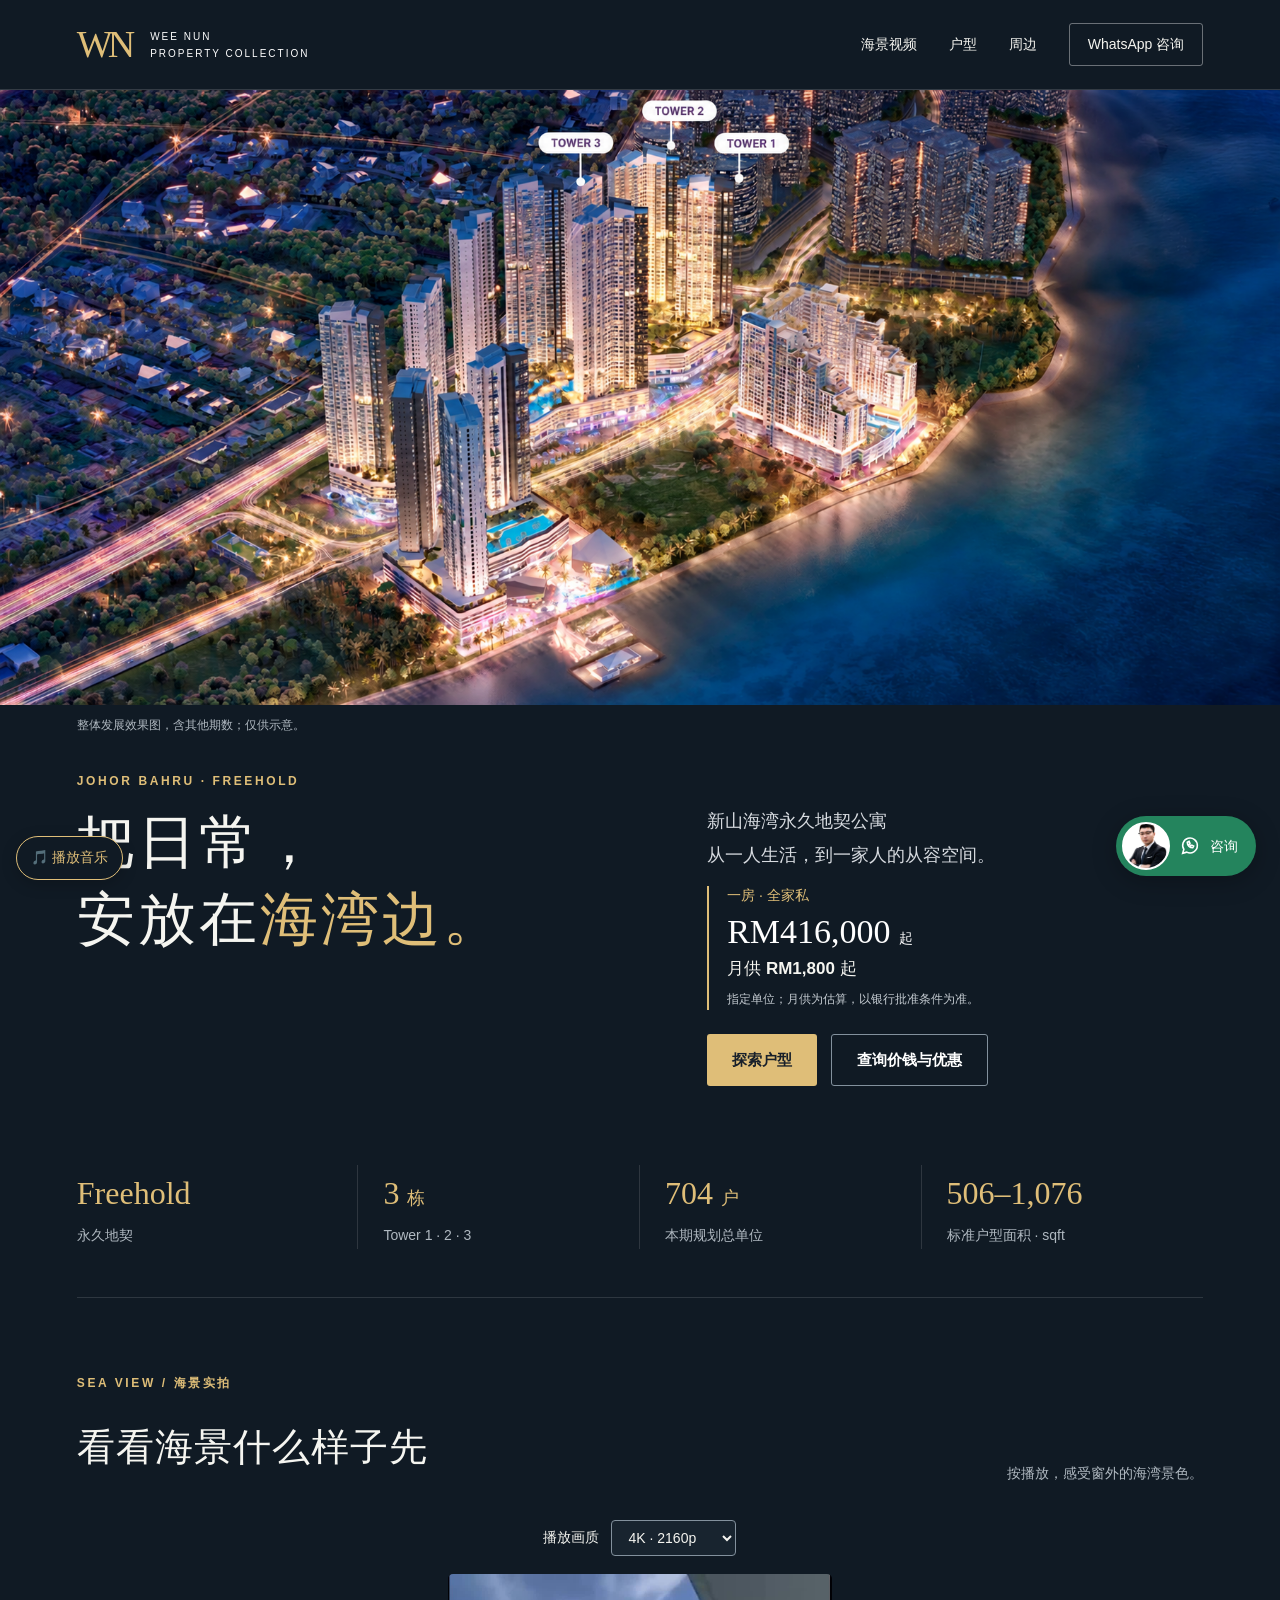
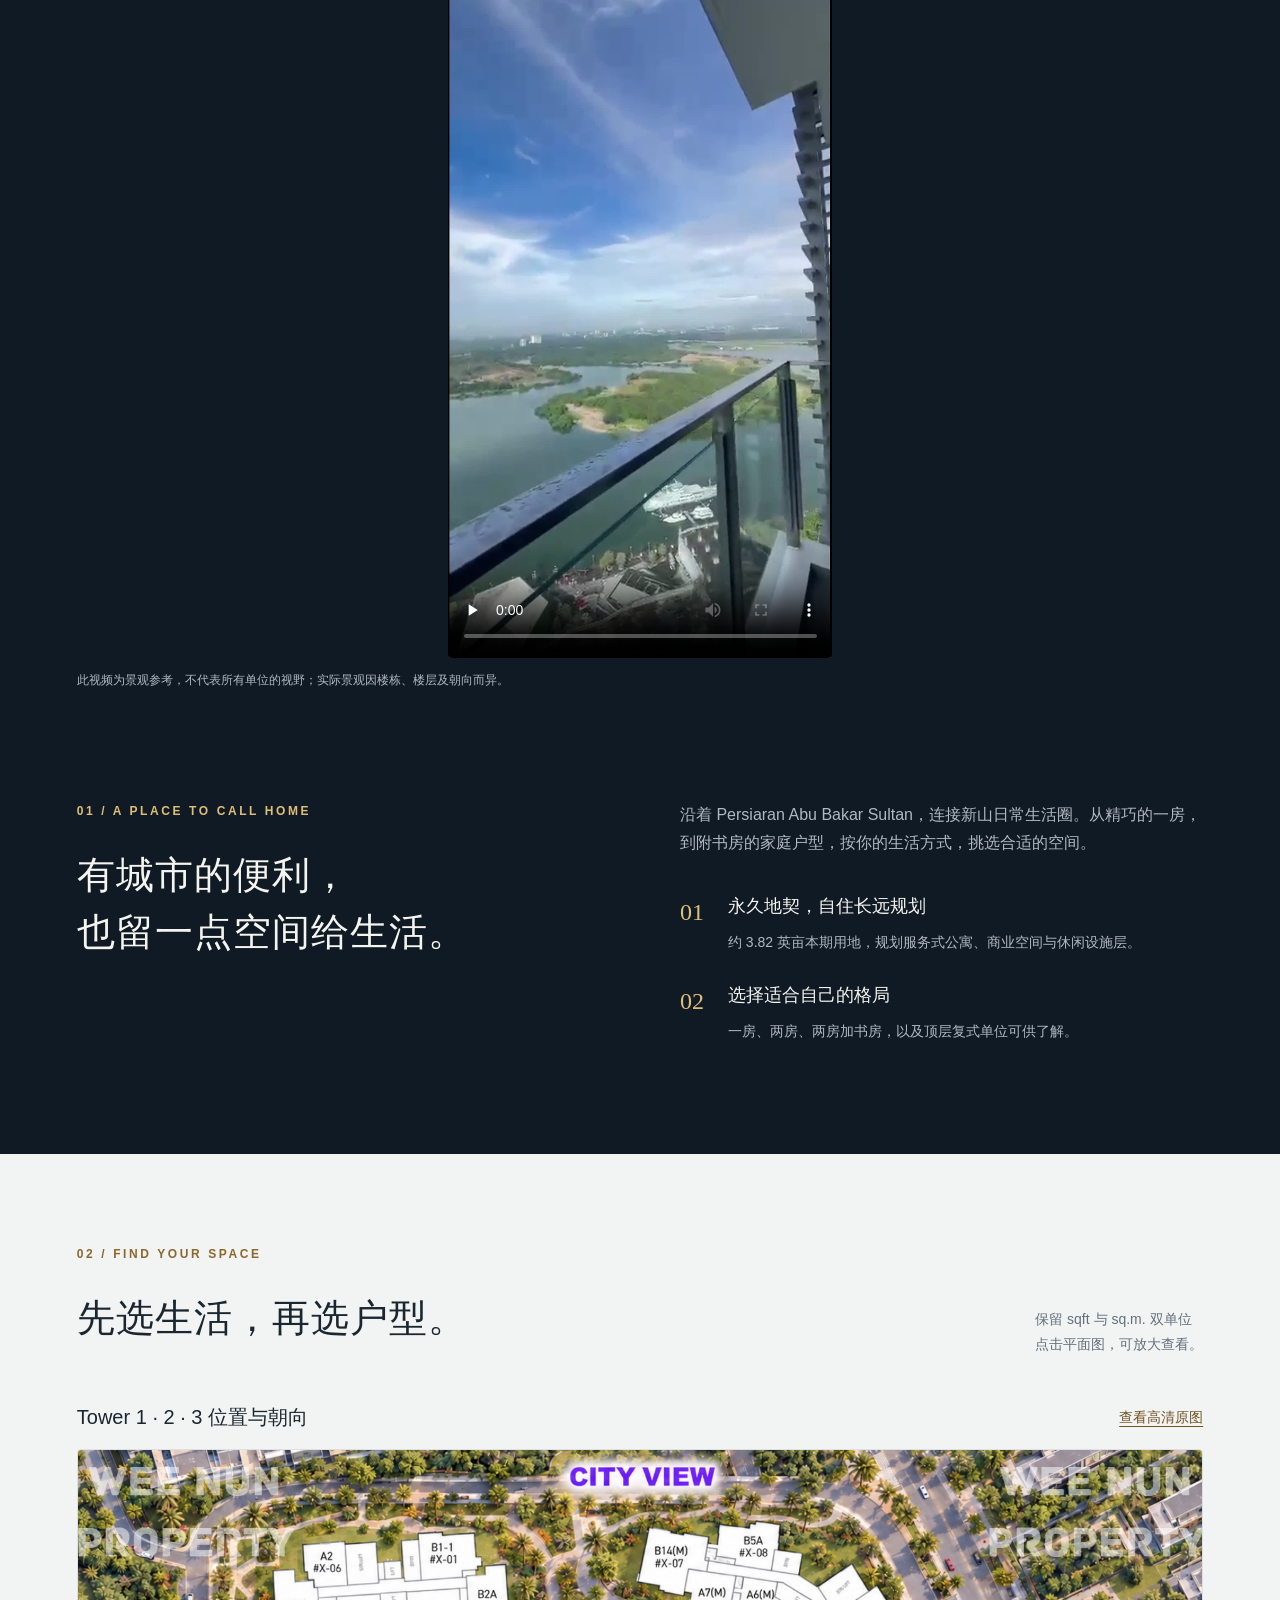
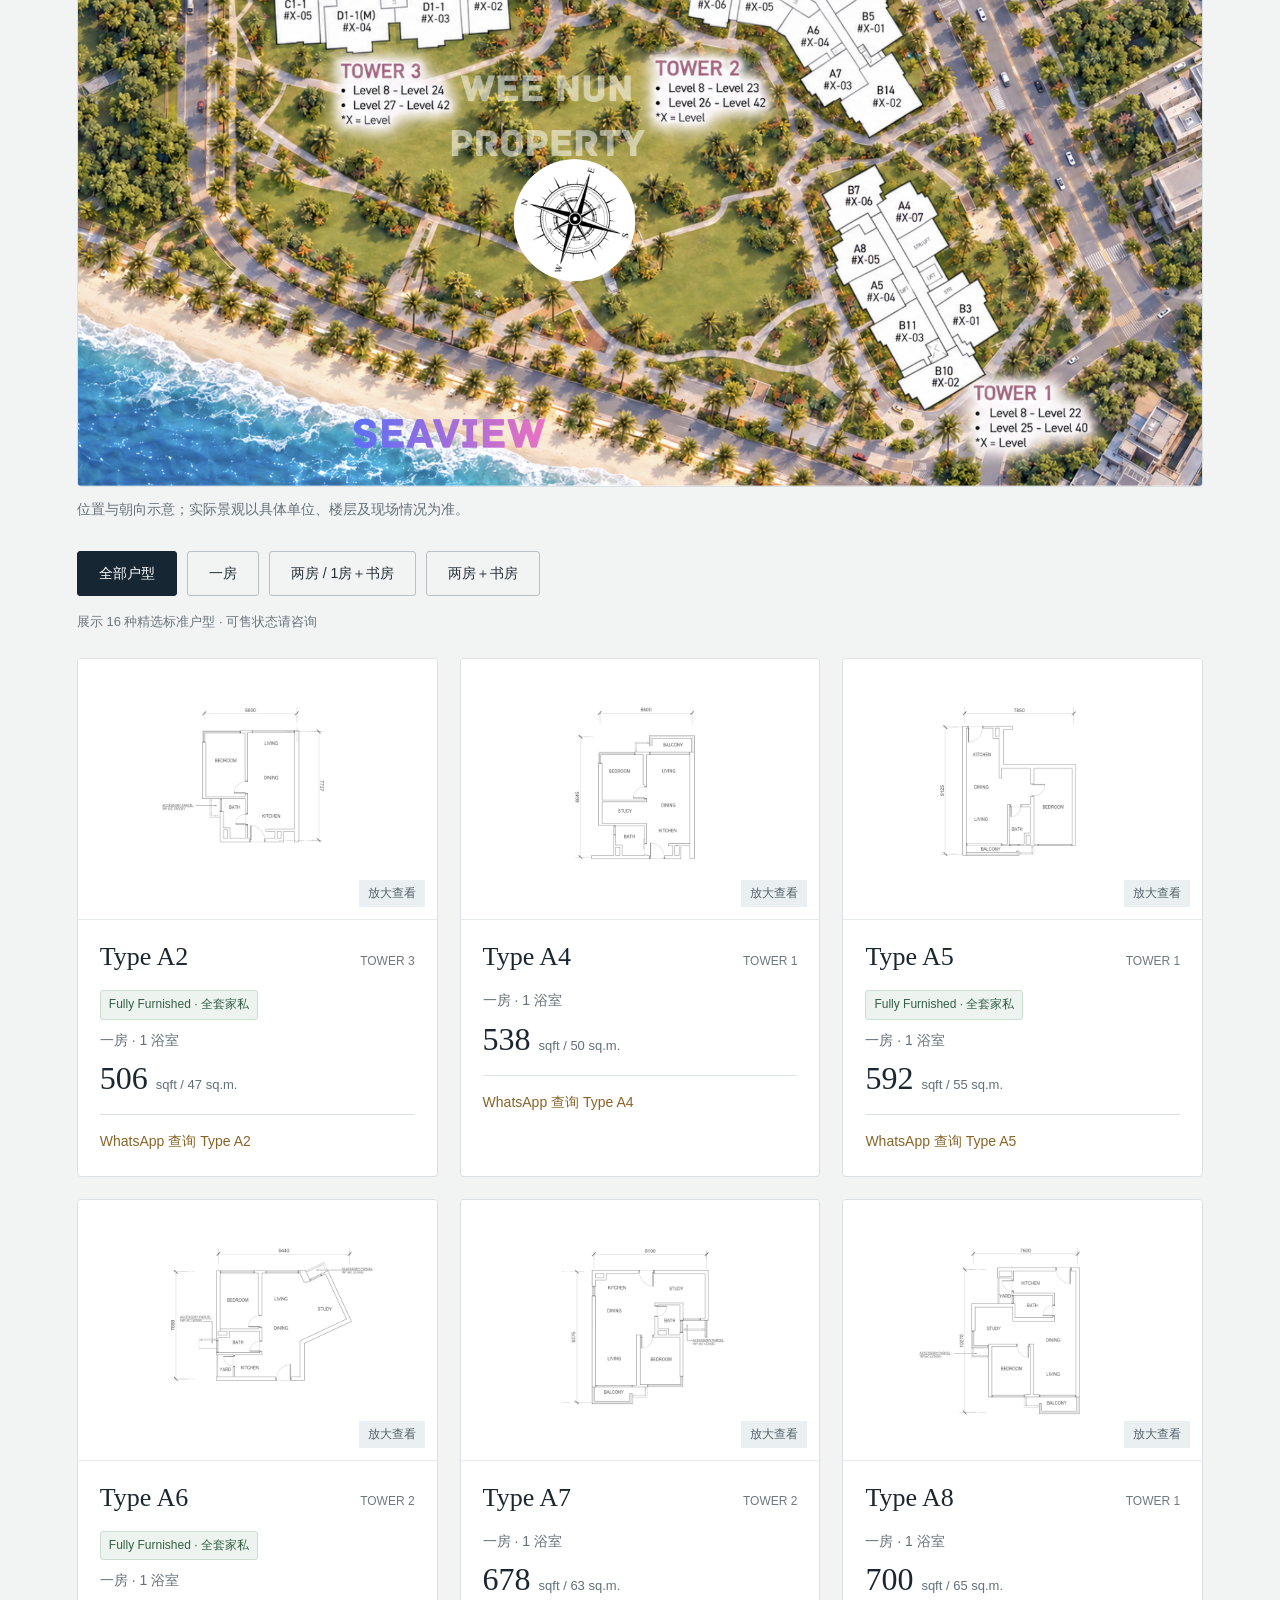
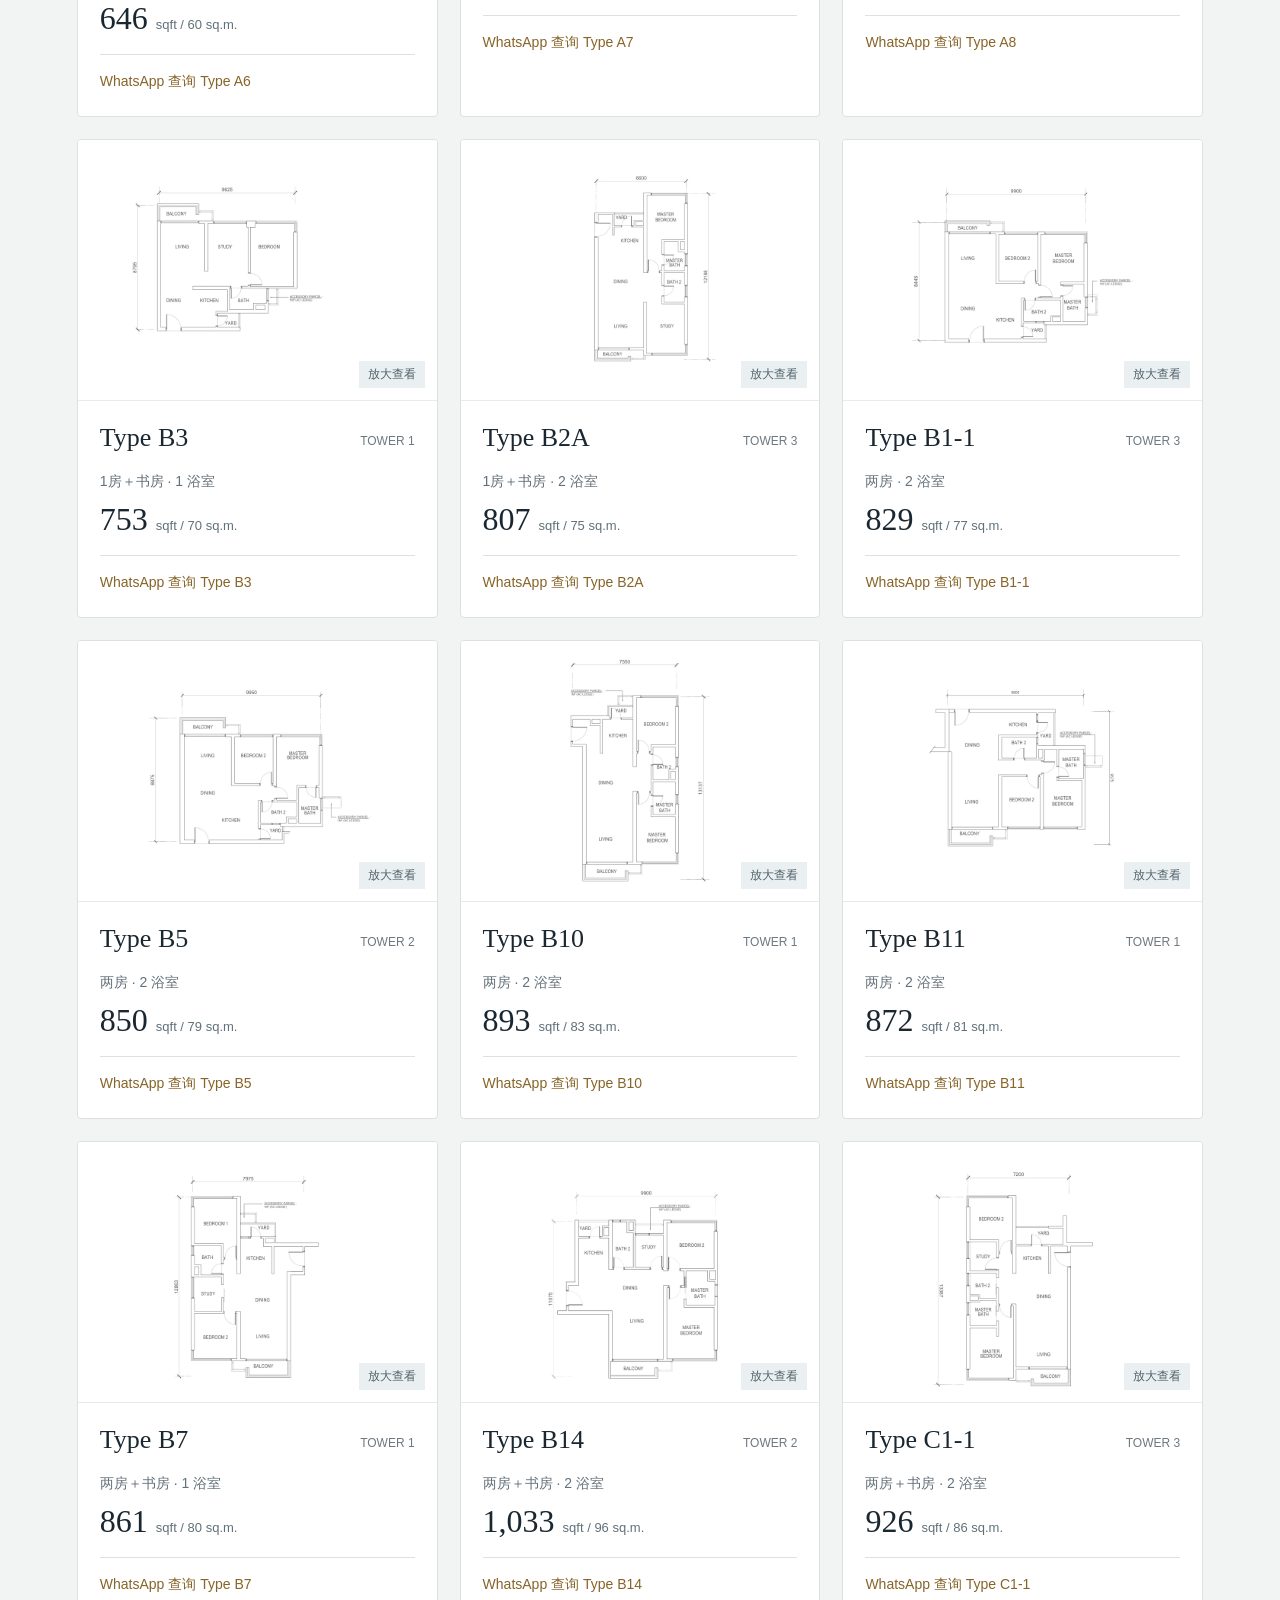
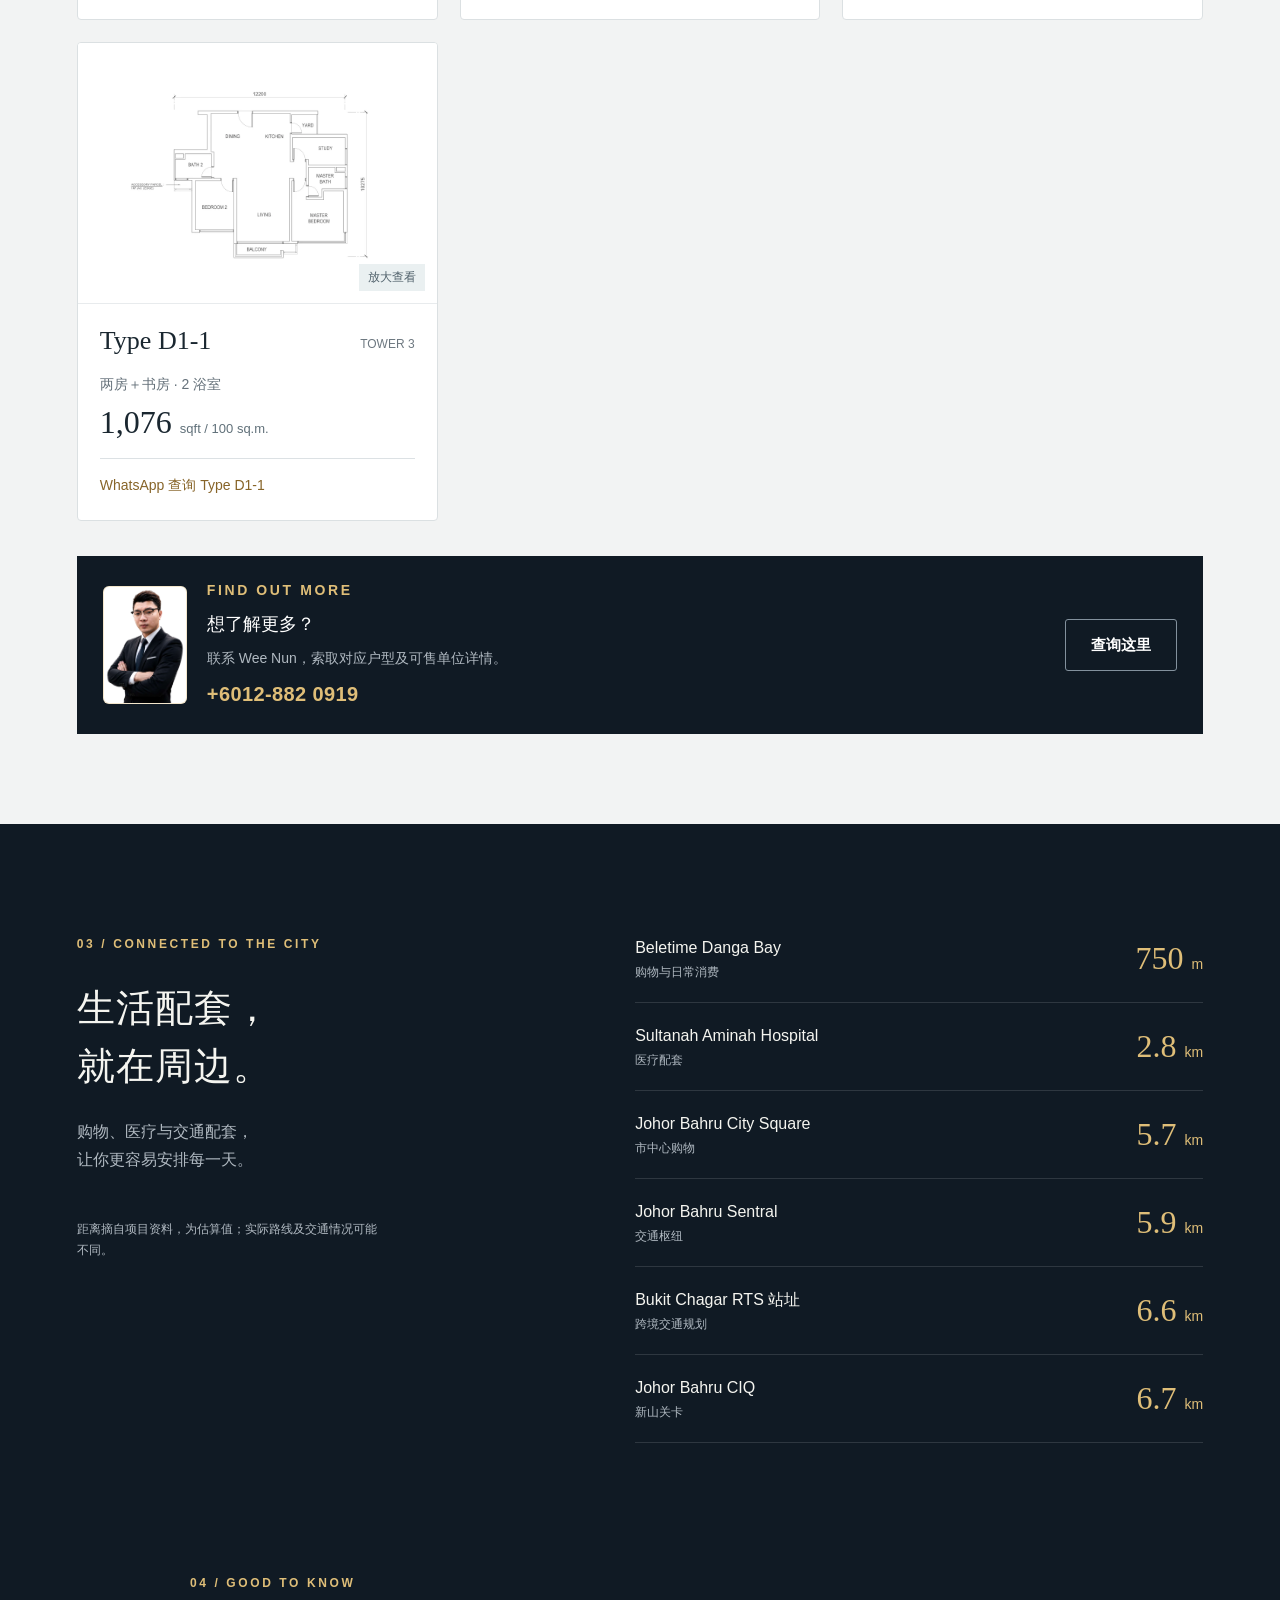
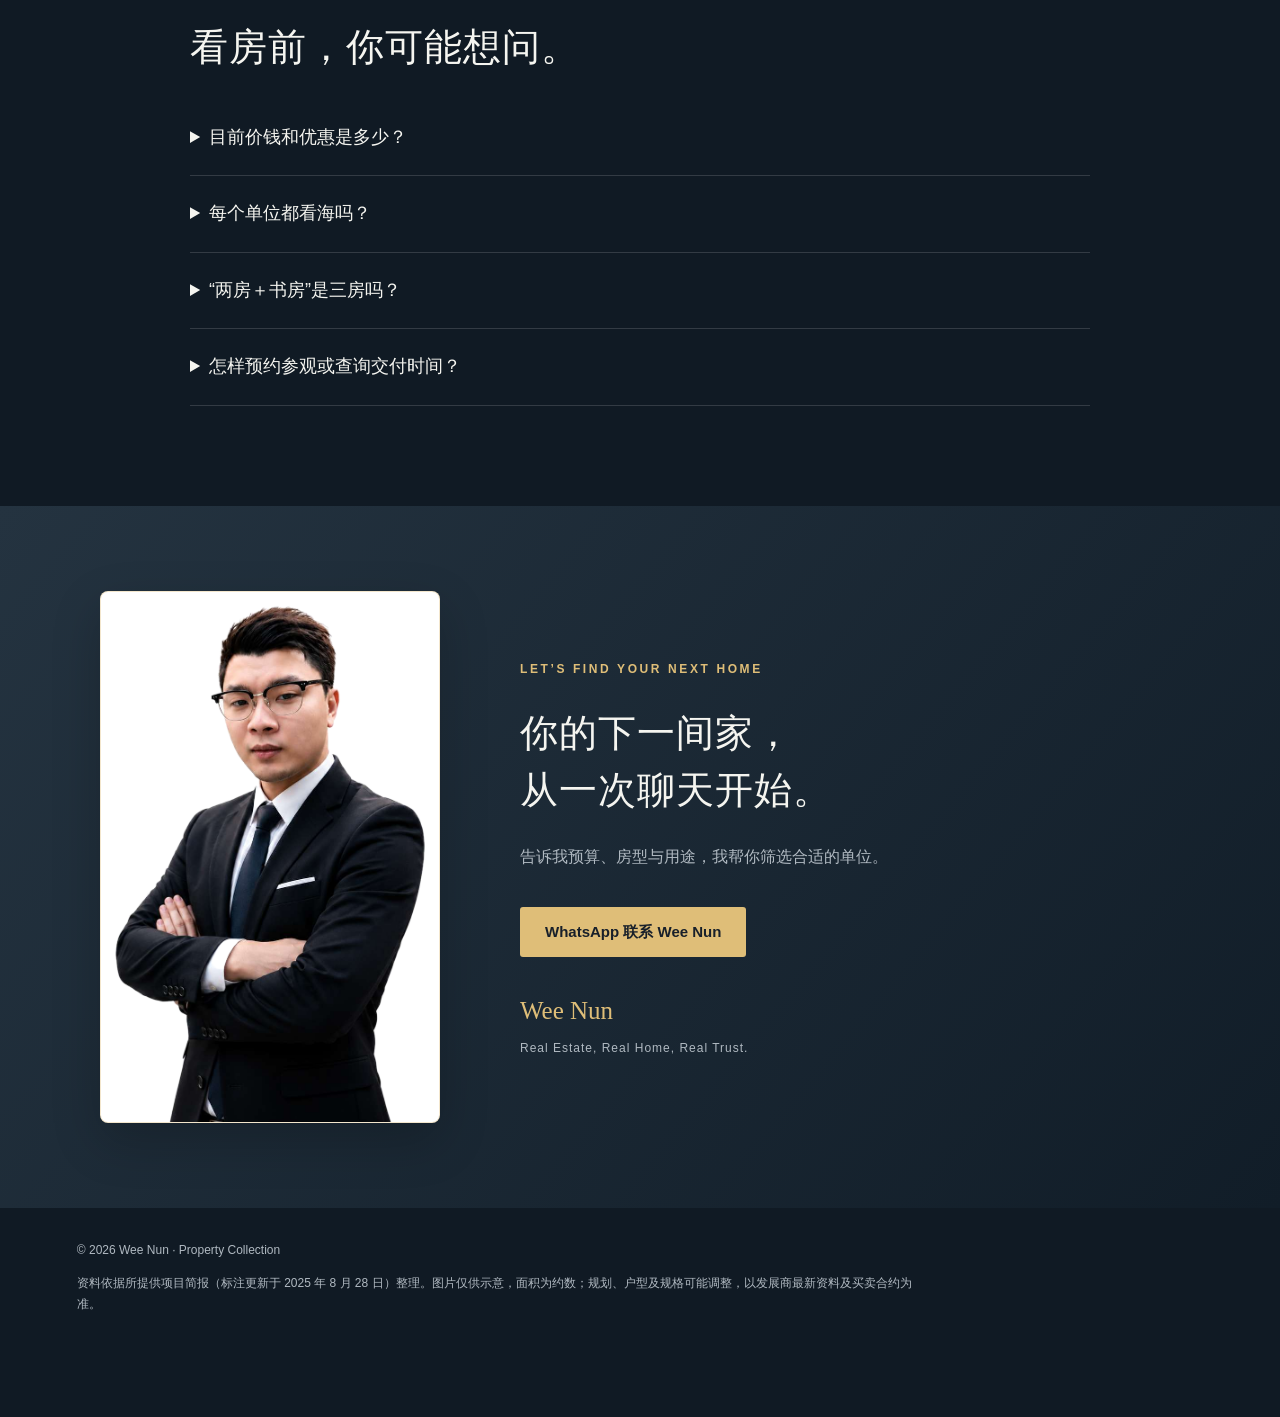
<file: bay/index.html>
<!doctype html><html lang="zh-Hans"><head><meta charset="UTF-8"><!-- Meta Pixel Code -->
<script>
!function(f,b,e,v,n,t,s){if(f.fbq)return;n=f.fbq=function(){n.callMethod?n.callMethod.apply(n,arguments):n.queue.push(arguments)};if(!f._fbq)f._fbq=n;n.push=n;n.loaded=!0;n.version='2.0';n.queue=[];t=b.createElement(e);t.async=!0;t.src=v;s=b.getElementsByTagName(e)[0];s.parentNode.insertBefore(t,s)}(window,document,'script','https://connect.facebook.net/en_US/fbevents.js');
fbq('init','2168611447417675');fbq('track','PageView');
</script><!-- End Meta Pixel Code --><meta name="viewport" content="width=device-width,initial-scale=1"><title>新山海湾永久地契公寓 · Wee Nun</title><meta name="description" content="探索新山海湾永久地契公寓，Tower 1–3 多种户型。联系 Wee Nun 查询价格、单位及预约参观。"><meta name="theme-color" content="#101a24"><link rel="icon" type="image/svg+xml" href="data:image/svg+xml,%3Csvg xmlns='http://www.w3.org/2000/svg' viewBox='0 0 32 32'%3E%3Crect width='32' height='32' rx='7' fill='%23101a24'/%3E%3Cpath d='M6 24V13l10-7 10 7v11M12 24v-8h8v8' fill='none' stroke='%23dfbe78' stroke-width='2'/%3E%3C/svg%3E"><link rel="stylesheet" href="style.css"></head><body><noscript><img height="1" width="1" style="display:none" src="https://www.facebook.com/tr?id=2168611447417675&amp;ev=PageView&amp;noscript=1" alt=""></noscript>
<header><a class="brand" href="#">W<span>N</span><small>WEE NUN<br>PROPERTY COLLECTION</small></a><nav aria-label="主导航"><a href="#seaview">海景视频</a><a href="#homes">户型</a><a href="#location">周边</a><a class="navcta" href="https://wa.link/643agt" target="_blank" rel="noopener">WhatsApp 咨询</a></nav></header>
<main><section class="hero"><img class="heroimg" src="assets/bay-towers-highlight.png" alt="海湾公寓效果图，标出 Tower 1、Tower 2 和 Tower 3 的位置"><div class="shade"></div><div class="herocopy"><p class="eyebrow">JOHOR BAHRU · FREEHOLD</p><h1>把日常，<br>安放在<span>海湾边。</span></h1><p class="intro">新山海湾永久地契公寓<br>从一人生活，到一家人的从容空间。</p><div class="herooffer"><span>一房 · 全家私</span><strong>RM416,000 <small>起</small></strong><p>月供 <b>RM1,800</b> 起</p><small>指定单位；月供为估算，以银行批准条件为准。</small></div><div class="actions"><a class="button gold" href="#homes">探索户型</a><a class="button ghost" href="https://wa.link/643agt" target="_blank" rel="noopener">查询价钱与优惠</a></div></div><p class="imagecaption">整体发展效果图，含其他期数；仅供示意。</p><div class="herobottom"><span>新山 · 海湾生活</span><span>YOUR NEXT CHAPTER, BY THE BAY</span></div></section>
<section class="facts wrap" aria-label="项目概览"><div><strong>Freehold</strong><span>永久地契</span></div><div><strong>3 <small>栋</small></strong><span>Tower 1 · 2 · 3</span></div><div><strong>704 <small>户</small></strong><span>本期规划总单位</span></div><div><strong>506–1,076</strong><span>标准户型面积 · sqft</span></div></section>
<section class="sea-section wrap" id="seaview"><div class="sectionhead"><div><p class="eyebrow">SEA VIEW / 海景实拍</p><h2>看看海景什么样子先</h2></div><p>按播放，感受窗外的海湾景色。</p></div><div class="video-quality"><label for="video-quality">播放画质</label><select id="video-quality"><option value="hd">高清 · 1080p</option><option value="4k" selected>4K · 2160p</option></select></div><video id="sea-video" controls playsinline preload="none" poster="assets/seaview-v2-poster.jpg" aria-label="海景实拍视频"><source src="assets/seaview-v2-4k.mp4" type="video/mp4">你的浏览器不支持视频播放，可<a href="assets/seaview-v2-4k.mp4">打开海景视频</a>观看。</video><p class="sea-note">此视频为景观参考，不代表所有单位的视野；实际景观因楼栋、楼层及朝向而异。</p></section><section class="story wrap"><div><p class="eyebrow">01 / A PLACE TO CALL HOME</p><h2>有城市的便利，<br>也留一点空间给生活。</h2></div><div class="storytext"><p>沿着 Persiaran Abu Bakar Sultan，连接新山日常生活圈。从精巧的一房，到附书房的家庭户型，按你的生活方式，挑选合适的空间。</p><div class="storyline"><span>01</span><div><h3>永久地契，自住长远规划</h3><p>约 3.82 英亩本期用地，规划服务式公寓、商业空间与休闲设施层。</p></div></div><div class="storyline"><span>02</span><div><h3>选择适合自己的格局</h3><p>一房、两房、两房加书房，以及顶层复式单位可供了解。</p></div></div></div></section>
<section class="homes" id="homes"><div class="wrap"><div class="sectionhead"><div><p class="eyebrow">02 / FIND YOUR SPACE</p><h2>先选生活，再选户型。</h2></div><p>保留 sqft 与 sq.m. 双单位<br>点击平面图，可放大查看。</p></div><figure class="tower-map"><figcaption><h3>Tower 1 · 2 · 3 位置与朝向</h3><a href="assets/tower-orientation.png" target="_blank" rel="noopener">查看高清原图</a></figcaption><a href="assets/tower-orientation.png" target="_blank" rel="noopener" aria-label="打开 Tower 1、2、3 位置与朝向原图"><img src="assets/tower-orientation.png" alt="Tower 1、2、3 的户型分布、海景与城市景观方向示意图，附 Wee Nun Property 水印" width="1787" height="1010" loading="lazy"></a><p>位置与朝向示意；实际景观以具体单位、楼层及现场情况为准。</p></figure><div class="filters" role="group" aria-label="筛选户型"><button data-filter="0" aria-pressed="true" class="active">全部户型</button><button data-filter="1" aria-pressed="false">一房</button><button data-filter="2" aria-pressed="false">两房</button><button data-filter="3" aria-pressed="false">两房＋书房</button></div><p id="count" aria-live="polite"></p><div class="unitgrid" id="units"></div><div class="penthouse enquiry-card"><img class="enquiry-portrait" src="assets/wee-nun-portrait.png" alt="Wee Nun 房地产顾问" width="751" height="1177" loading="lazy"><div class="enquiry-copy"><p class="eyebrow">FIND OUT MORE</p><h3>想了解更多？</h3><p>联系 Wee Nun，索取对应户型及可售单位详情。</p><a class="enquiry-phone" href="tel:+60128820919" aria-label="致电 Wee Nun：+6012-882 0919">+6012-882 0919</a></div><a class="button ghost" href="https://wa.link/643agt" target="_blank" rel="noopener">查询这里</a></div></div></section>
<section class="location wrap" id="location"><div><p class="eyebrow">03 / CONNECTED TO THE CITY</p><h2>生活配套，<br>就在周边。</h2><p class="muted">购物、医疗与交通配套，<br>让你更容易安排每一天。</p><p class="note">距离摘自项目资料，为估算值；实际路线及交通情况可能不同。</p></div><div class="distances"><div><span>Beletime Danga Bay<small>购物与日常消费</small></span><strong>750 <em>m</em></strong></div><div><span>Sultanah Aminah Hospital<small>医疗配套</small></span><strong>2.8 <em>km</em></strong></div><div><span>Johor Bahru City Square<small>市中心购物</small></span><strong>5.7 <em>km</em></strong></div><div><span>Johor Bahru Sentral<small>交通枢纽</small></span><strong>5.9 <em>km</em></strong></div><div><span>Bukit Chagar RTS 站址<small>跨境交通规划</small></span><strong>6.6 <em>km</em></strong></div><div><span>Johor Bahru CIQ<small>新山关卡</small></span><strong>6.7 <em>km</em></strong></div></div></section>
<section class="faq wrap"><p class="eyebrow">04 / GOOD TO KNOW</p><h2>看房前，你可能想问。</h2><details><summary>目前价钱和优惠是多少？</summary><p>一房全家私单位 RM416,000 起，月供 RM1,800 起。起价适用于指定单位，并非每个一房户型均为此价格。月供为估算，实际金额取决于贷款额、利率及年限，以银行批准条件为准。其他价格、回扣及家私配套会因户型、楼层、单位与购买条件而不同。点击 WhatsApp，告诉我你的预算与需求，我会提供对应单位的最新资料。</p></details><details><summary>每个单位都看海吗？</summary><p>景观会因楼栋、单位朝向、楼层及周边发展而不同。请联系查询具体单位的方向及景观；整体效果图不代表每个单位的实际视野。</p></details><details><summary>“两房＋书房”是三房吗？</summary><p>本页按项目资料标示为两间卧室加一间书房，并未将书房直接列为第三间卧室。可点击平面图查看空间安排。</p></details><details><summary>怎样预约参观或查询交付时间？</summary><p>点击下方 WhatsApp 联系 Wee Nun，告诉我你方便的日期、预算和房间需求。我会协助确认参观安排，并提供最新工程及预计交付资料。</p></details></section>
<section class="contact" id="contact"><div class="wrap contact-layout"><div class="portrait-frame"><img src="assets/wee-nun-portrait.png" alt="Wee Nun 房地产顾问" width="751" height="1177" loading="lazy"></div><div class="contact-copy"><p class="eyebrow">LET’S FIND YOUR NEXT HOME</p><h2>你的下一间家，<br>从一次聊天开始。</h2><p>告诉我预算、房型与用途，我帮你筛选合适的单位。</p><a class="button gold" href="https://wa.link/643agt" target="_blank" rel="noopener">WhatsApp 联系 Wee Nun</a><div class="signature">Wee Nun <span>Real Estate, Real Home, Real Trust.</span></div></div></div></section></main><footer class="wrap"><span>© 2026 Wee Nun · Property Collection</span><p>资料依据所提供项目简报（标注更新于 2025 年 8 月 28 日）整理。图片仅供示意，面积为约数；规划、户型及规格可能调整，以发展商最新资料及买卖合约为准。</p></footer><a class="floatwa" href="https://wa.link/643agt" target="_blank" rel="noopener" aria-label="WhatsApp 联系 Wee Nun"><img class="floatwa-avatar" src="assets/wee-nun-portrait.png" alt="" width="48" height="48"><svg viewBox="0 0 24 24" aria-hidden="true"><path d="M20 11.5a8 8 0 0 1-11.6 7.2L4 20l1.3-4.4A8 8 0 1 1 20 11.5Z"/><path d="M9 8c0 4 3 6 6 6l1-2-2-1-1 1-2-2 1-1-1-2Z"/></svg><span>咨询</span></a><dialog id="viewer"><button id="close" aria-label="关闭平面图">关闭 ×</button><h3 id="viewtitle"></h3><img id="viewimg" alt=""><p>平面图仅供参考，尺寸以最终确认资料为准。</p></dialog><script src="app.js"></script>
<audio id="bg-music" autoplay loop preload="auto"><source src="background-music.mp3" type="audio/mpeg"></audio>
<button id="music-toggle" type="button" aria-pressed="false" aria-controls="bg-music">🎵 播放音乐</button>
<style>
#music-toggle{position:fixed;bottom:calc(20px + env(safe-area-inset-bottom,0px));left:16px;z-index:1000;padding:10px 14px;min-height:44px;border:1px solid #dfbe78;border-radius:30px;background:#101a24;color:#dfbe78;font:14px system-ui,sans-serif;cursor:pointer;box-shadow:0 4px 16px #0003}
#music-toggle:focus-visible{outline:3px solid #dfbe78;outline-offset:3px}
</style>
<script>
(()=>{
  const music = document.getElementById('bg-music');
  const button = document.getElementById('music-toggle');
  let isPlaying = false;
  music.volume = 1;

  function updateUI() {
    button.textContent = music.paused ? '🎵 播放音乐' : '⏸ 暂停音乐';
    button.setAttribute('aria-pressed', String(!music.paused));
  }

  // 尝试播放音乐的主函数
  async function startAudio() {
    if (isPlaying) return;
    try {
      await music.play();
      isPlaying = true;
      removeListeners(); // 成功播放后立即移除全局监听
      updateUI();
    } catch (err) {
      updateUI();
    }
  }

  // 触发播放的回调
  function handleUserGesture() {
    startAudio();
  }

  // 移除所有手势监听
  function removeListeners() {
    ['click', 'touchstart', 'touchend', 'pointerdown'].forEach(evt => {
      window.removeEventListener(evt, handleUserGesture, true);
    });
  }

  // 绑定全局捕获事件：只要手指碰到屏幕（准备划动或点击），立即触发播放
  ['click', 'touchstart', 'touchend', 'pointerdown'].forEach(evt => {
    window.addEventListener(evt, handleUserGesture, { capture: true, once: false });
  });

  // 音乐控制按钮点击事件
  button.addEventListener('click', (e) => {
    e.stopPropagation();
    if (music.paused) {
      startAudio();
    } else {
      music.pause();
      isPlaying = false;
      updateUI();
    }
  });

  music.addEventListener('play', updateUI);
  music.addEventListener('pause', updateUI);

  // 页面刚加载时尝试播放一次
  startAudio();
})();
</script>
</file>
<file: bay/style.css>
:root{--bg:#101a24;--panel:#18242f;--gold:#dfbe78;--text:#f5f5f0;--muted:#b0b9c1}*{box-sizing:border-box}html{scroll-behavior:smooth;scroll-padding-top:90px}body{margin:0;background:var(--bg);color:var(--text);font-family:Arial,'Microsoft YaHei','PingFang SC',sans-serif;font-size:16px;line-height:1.75}a{color:inherit;text-decoration:none}button{font:inherit;cursor:pointer}button:focus-visible,a:focus-visible,summary:focus-visible{outline:3px solid var(--gold);outline-offset:5px}.wrap{width:min(1200px,88%);margin:auto}header{height:90px;display:flex;align-items:center;justify-content:space-between;padding:0 6%;position:absolute;z-index:3;width:100%;border-bottom:1px solid #ffffff25}.brand{display:flex;align-items:center;font-family:Georgia,serif;font-size:38px;letter-spacing:-5px;color:var(--gold)}.brand span{margin-right:20px}.brand small{font:10px/1.7 Arial,sans-serif;letter-spacing:2px;color:white}nav{display:flex;align-items:center;gap:32px;font-size:14px}.navcta{border:1px solid #ffffff60;padding:8px 18px;border-radius:3px}.hero{height:min(900px,94svh);min-height:660px;position:relative;display:flex;align-items:center}.heroimg,.shade{position:absolute;inset:0;width:100%;height:100%;object-fit:cover;object-position:60% center}.shade{background:linear-gradient(90deg,#09131eed 0%,#09131eaa 37%,#09131e12 80%),linear-gradient(0deg,#101a24 0%,transparent 45%)}.herocopy{position:relative;width:88%;margin:auto;padding-top:45px}.eyebrow{font-size:12px;letter-spacing:2.6px;color:var(--gold);font-weight:600;margin:0 0 24px}h1{font-family:Georgia,'Songti SC','SimSun',serif;font-size:clamp(44px,5.5vw,76px);font-weight:500;line-height:1.35;letter-spacing:3px;margin:0 0 24px}h1 span{color:var(--gold)}.intro{color:#d7dbe0;font-size:18px;line-height:1.9}.actions{display:flex;gap:14px;margin-top:34px;flex-wrap:wrap}.button{display:inline-flex;justify-content:center;align-items:center;min-height:50px;padding:12px 25px;font-size:15px;border-radius:3px;font-weight:600;transition:background .2s}.gold{background:var(--gold);color:#18202a}.gold:hover{background:#efcf88}.ghost{border:1px solid #83919d;color:white}.ghost:hover{background:#ffffff15}.imagecaption{position:absolute;bottom:78px;right:6%;font-size:12px;color:#ddd}.herobottom{position:absolute;bottom:26px;left:6%;right:6%;display:flex;justify-content:space-between;letter-spacing:2px;font-size:12px;color:var(--muted)}.facts{display:grid;grid-template-columns:repeat(4,1fr);padding:34px 0 48px;border-bottom:1px solid #ffffff20}.facts>div{padding:0 25px;border-right:1px solid #ffffff20}.facts>div:first-child{padding-left:0}.facts>div:last-child{border:0}.facts strong{font-family:Georgia,serif;display:block;font-size:32px;font-weight:400;color:var(--gold)}.facts small{font-size:18px}.facts span{font-size:14px;color:var(--muted)}.story{display:grid;grid-template-columns:1fr 1fr;gap:80px;padding:110px 0}h2{font-size:clamp(28px,3vw,42px);line-height:1.5;letter-spacing:1px;font-weight:500;margin:0 0 24px}.storytext>p{margin:0 0 34px;color:var(--muted)}.storyline{display:flex;gap:24px;margin-top:25px}.storyline>span{font-family:Georgia,serif;color:var(--gold);font-size:24px}h3{font-size:18px;font-weight:500;margin:0 0 8px}.storyline p{font-size:14px;color:var(--muted);margin:0}.homes{padding:90px 0;background:#f2f3f3;color:#1a2730}.homes .eyebrow{color:#8b682c}.sectionhead{display:flex;justify-content:space-between;gap:20px;align-items:end}.sectionhead>p{font-size:14px;color:#63717c}.filters{display:flex;gap:10px;flex-wrap:wrap;margin-top:25px}.filters button{border:1px solid #bac1c5;background:transparent;border-radius:3px;padding:9px 21px;font-size:14px;color:#27323b}.filters button.active{background:#162632;color:white;border-color:#162632}#count{font-size:13px;color:#6b767e;margin:15px 0 25px}.unitgrid{display:grid;grid-template-columns:repeat(3,1fr);gap:22px}.unit{background:white;border:1px solid #dbe0e2;border-radius:4px;overflow:hidden}.planbtn{display:block;width:100%;border:0;background:#fff;padding:15px;height:260px;position:relative}.planbtn img{width:100%;height:100%;object-fit:contain}.zoom{position:absolute;bottom:12px;right:12px;background:#eaf0f1;padding:3px 9px;font-size:12px;color:#50616b}.unitbody{padding:22px;border-top:1px solid #e8ebed}.unitline{display:flex;justify-content:space-between;align-items:center}.unitline h3{font:26px Georgia,serif}.unitline span{font-size:12px;color:#6d7880}.unitbody>p{font-size:14px;color:#65717a;margin:8px 0}.size{font:32px Georgia,serif}.size small{font:13px Arial;color:#607079}.unitcta{display:block;border-top:1px solid #dce1e4;padding-top:14px;margin-top:17px;font-size:14px;color:#876428}.penthouse{background:var(--bg);color:white;display:flex;justify-content:space-between;align-items:center;gap:20px;margin-top:35px;padding:35px}.penthouse .eyebrow{color:var(--gold);margin-bottom:12px}.penthouse p{font-size:14px;color:var(--muted);margin-bottom:0}.location{padding:110px 0;display:grid;grid-template-columns:1fr 1.2fr;gap:85px}.muted{color:var(--muted)}.note{font-size:12px;color:var(--muted);max-width:310px;margin-top:45px}.distances>div{display:flex;align-items:center;justify-content:space-between;gap:20px;padding:19px 0;border-bottom:1px solid #ffffff20}.distances>div:first-child{padding-top:0}.distances small{display:block;color:var(--muted);font-size:12px}.distances strong{font:32px Georgia,serif;white-space:nowrap;color:var(--gold)}.distances em{font:14px Arial,sans-serif}.faq{padding:20px 0 100px;max-width:900px}.faq details{border-bottom:1px solid #ffffff25;padding:22px 0}.faq summary{cursor:pointer;font-size:18px}.faq details p{color:var(--muted);padding:0 20px;font-size:15px}.contact{padding:85px 0;text-align:center;background:linear-gradient(130deg,#243340,#111d28)}.contact p:not(.eyebrow){color:var(--muted)}.contact .button{margin-top:20px}.signature{margin-top:50px;font-family:Georgia,serif;font-size:25px;color:var(--gold)}.signature span{display:block;font:12px Arial,sans-serif;letter-spacing:1px;color:var(--muted);margin-top:8px}footer{padding:32px 0 90px;font-size:12px;color:var(--muted)}footer p{max-width:850px}.floatwa{position:fixed;bottom:24px;right:24px;background:#24845d;color:white;display:flex;align-items:center;gap:8px;padding:12px 19px;border-radius:40px;z-index:5;box-shadow:0 5px 25px #0004;font-size:14px}.floatwa svg{width:25px;fill:none;stroke:currentColor;stroke-width:1.7}dialog{border:0;border-radius:6px;width:min(820px,94vw);padding:25px;background:white;color:#1a2730}dialog::backdrop{background:#050c14cc}dialog img{width:100%;max-height:70vh;object-fit:contain}dialog button{float:right;border:0;background:#e8edef;padding:7px 14px}dialog p{font-size:12px;color:#65717a}[hidden]{display:none!important}@media(max-width:760px){header{height:75px}.brand{font-size:30px}.brand small{font-size:8px}nav{gap:10px}nav>a:not(.navcta){display:none}.navcta{font-size:12px;padding:7px 11px}.hero{height:790px;min-height:650px;max-height:1000px}.heroimg{object-position:57%}.shade{background:linear-gradient(90deg,#09131edd,#09131e50),linear-gradient(0deg,#101a24 1%,transparent 75%)}.herocopy{padding-top:0}h1{font-size:45px}.eyebrow{font-size:11px;letter-spacing:1.7px}.intro{font-size:16px}.button{font-size:14px;padding:12px 20px}.imagecaption{bottom:78px;left:6%;font-size:11px}.herobottom span:last-child{display:none}.facts{grid-template-columns:1fr 1fr;gap:22px 0;padding:25px 0 35px}.facts>div{padding:0 16px}.facts>div:nth-child(3){padding-left:0}.facts>div:nth-child(2){border:0}.facts strong{font-size:27px}.facts span{font-size:12px}.story,.location{grid-template-columns:1fr;gap:30px;padding:65px 0}.storytext>p{font-size:15px}.homes{padding:60px 0}.sectionhead{display:block}.sectionhead>p br{display:none}.unitgrid{grid-template-columns:1fr 1fr;gap:12px}.unitbody{padding:14px}.unitline{align-items:start;gap:6px;flex-wrap:wrap}.unitline h3{font-size:24px}.planbtn{height:190px;padding:7px}.size{font-size:26px}.size small{font-size:12px}.unitbody>p{font-size:12px}.unitcta{font-size:12px}.filters{gap:7px}.filters button{padding:8px 11px;font-size:13px}.penthouse{display:block;padding:25px}.penthouse .button{margin-top:20px}.note{margin-top:20px}.distances>div{font-size:14px}.distances strong{font-size:28px}.faq{padding-bottom:65px}.faq summary{font-size:16px}.contact{padding:60px 0}.contact p{font-size:14px}.floatwa{bottom:16px;right:16px;padding:10px 15px}}@media(max-width:370px){.unitgrid{grid-template-columns:1fr}.planbtn{height:240px}h1{font-size:39px}}@media(prefers-reduced-motion:reduce){html{scroll-behavior:auto}}

.furnished{display:inline-block;font-size:12px;line-height:1.6;padding:4px 8px;background:#edf3ee;color:#356047;border:1px solid #cbded0;border-radius:3px;margin-top:10px}

.sea-section{padding-top:75px}.sea-section .sectionhead>p{color:var(--muted)}.sea-section video{display:block;width:100%;aspect-ratio:1920/1084;background:#070e16;border-radius:5px;margin-top:18px;object-fit:contain}.sea-note{font-size:12px;color:var(--muted);margin:12px 0 0}@media(max-width:760px){.sea-section{padding-top:50px}.sea-section h2{font-size:27px}}

.herooffer{margin-top:20px;padding-left:18px;border-left:2px solid var(--gold);line-height:1.4}.herooffer>span{font-size:14px;color:var(--gold);display:block}.herooffer>strong{font:34px/1.5 Georgia,serif;display:block;color:white}.herooffer strong small{font:14px Arial,sans-serif}.herooffer p{font-size:17px;margin:0 0 7px}.herooffer>small{font-size:12px;color:#c4cbd1}.hero .actions{margin-top:24px}.hero{min-height:850px}.herocopy{padding-top:50px}@media(max-width:760px){.hero{height:900px;min-height:900px}.herooffer>strong{font-size:30px}.herooffer>small{font-size:12px}.herocopy{padding-top:15px}}

.herocopy>.eyebrow{margin-bottom:12px}.tower-highlight{display:table;margin:0 0 22px;padding:9px 20px;background:#f5d68b;color:#15202b;border:1px solid #fff0bb;border-radius:4px;font-size:24px;line-height:1.4;letter-spacing:3px;font-weight:800;box-shadow:0 0 28px #efc56b30}.tower-highlight span{color:#101923;font-weight:800}.hero{min-height:900px}@media(max-width:760px){.tower-highlight{font-size:21px;padding:8px 16px;margin-bottom:20px;letter-spacing:2px}.hero{height:960px;min-height:960px}}

/* Keep the three tower markers visible at every screen size. */
header{position:relative;background:var(--bg)}.hero{display:flex;flex-direction:column;align-items:stretch;height:auto;min-height:0;max-height:none}.heroimg{position:relative;inset:auto;width:100%;height:auto;object-fit:contain;order:0}.hero .shade{display:none}.hero .imagecaption{position:static;order:1;margin:10px 6% 0;font-size:12px;color:var(--muted)}.herocopy{order:2;width:88%;padding:35px 0 45px;display:grid;grid-template-columns:1.15fr 1fr;column-gap:60px;align-items:start}.herocopy>.eyebrow{grid-column:1/-1}.herocopy h1{grid-column:1;grid-row:2/5;font-size:clamp(36px,4.5vw,62px);margin-bottom:0}.herocopy .intro{grid-column:2;margin:0 0 14px}.herocopy .herooffer{grid-column:2;margin-top:0}.herocopy .actions{grid-column:2}.herobottom{display:none}@media(max-width:760px){.hero{height:auto;min-height:0;max-height:none}.herocopy{display:block;padding:28px 0 35px}.herocopy h1{font-size:37px;margin-bottom:20px}.herocopy .intro{margin-bottom:20px}.hero .imagecaption{font-size:11px}.herocopy .herooffer{margin-top:18px}}

.sea-section video{width:auto;max-width:100%;height:min(76vh,780px);aspect-ratio:9/16;margin:18px auto 0;object-fit:contain}.video-quality{display:flex;align-items:center;justify-content:center;gap:12px;margin-top:20px;font-size:14px}.video-quality select{font:inherit;color:var(--text);background:var(--panel);border:1px solid #83919d;border-radius:4px;padding:8px 12px}.sea-section video:fullscreen{width:100%;height:100%;max-width:none}

.contact-layout{display:grid;grid-template-columns:minmax(220px,340px) minmax(0,1fr);align-items:center;gap:80px;max-width:1080px}.portrait-frame{border:1px solid #dfbe7860;border-radius:8px;overflow:hidden;background:#fff;box-shadow:0 18px 50px #0003}.portrait-frame img{display:block;width:100%;height:auto}.contact-copy{text-align:left}.contact-copy .signature{margin-top:32px}@media(max-width:760px){.contact-layout{grid-template-columns:1fr;gap:30px}.portrait-frame{width:min(240px,74%);margin:auto}.contact-copy{text-align:center}.contact-copy h2{font-size:30px}}

.floatwa{padding:6px 18px 6px 6px;gap:9px;min-height:60px}.floatwa-avatar{display:block;width:48px;height:48px;flex-shrink:0;border-radius:50%;object-fit:cover;object-position:center 18%;background:#fff;border:2px solid #fff}.floatwa svg{width:22px;flex-shrink:0}@media(max-width:760px){.floatwa{padding:5px 14px 5px 5px;gap:7px;min-height:54px}.floatwa-avatar{width:44px;height:44px}.floatwa svg{width:20px}}

.enquiry-card{gap:20px;padding:22px 26px}.enquiry-card .eyebrow{margin:0 0 7px}.enquiry-card h3{margin-bottom:5px}.enquiry-card p:not(.eyebrow){margin:5px 0 0}.enquiry-portrait{display:block;width:84px;height:118px;object-fit:cover;object-position:center top;flex-shrink:0;background:#fff;border:1px solid #dfbe7860;border-radius:6px}.enquiry-copy{flex:1;min-width:0}.enquiry-phone{display:inline-block;margin-top:7px;font-size:20px;font-weight:600;color:var(--gold);letter-spacing:.4px}.enquiry-card>.button{flex-shrink:0;white-space:nowrap}@media(max-width:760px){.enquiry-card{display:grid;grid-template-columns:64px minmax(0,1fr);gap:14px;align-items:start;padding:18px}.enquiry-portrait{width:64px;height:90px}.enquiry-copy .eyebrow{font-size:10px;letter-spacing:1.5px}.enquiry-phone{font-size:18px;letter-spacing:0}.enquiry-card>.button{grid-column:1/-1;margin-top:0}}@media(max-width:370px){.enquiry-card{grid-template-columns:1fr}.enquiry-portrait{width:64px;height:90px}}

.tower-map{margin:30px 0}.tower-map figcaption{display:flex;align-items:center;justify-content:space-between;gap:16px;margin-bottom:14px}.tower-map h3{margin:0;font-size:20px}.tower-map figcaption a{font-size:14px;text-decoration:underline;text-underline-offset:4px;color:#715320}.tower-map>a{display:block;border:1px solid #dbe0e2;border-radius:4px;overflow:hidden}.tower-map img{display:block;width:100%;height:auto}.tower-map>p{font-size:14px;color:#65717a;margin:10px 0 0}@media(max-width:760px){.tower-map figcaption{align-items:flex-start;flex-direction:column;gap:8px}.tower-map h3{font-size:18px}}
</file>
